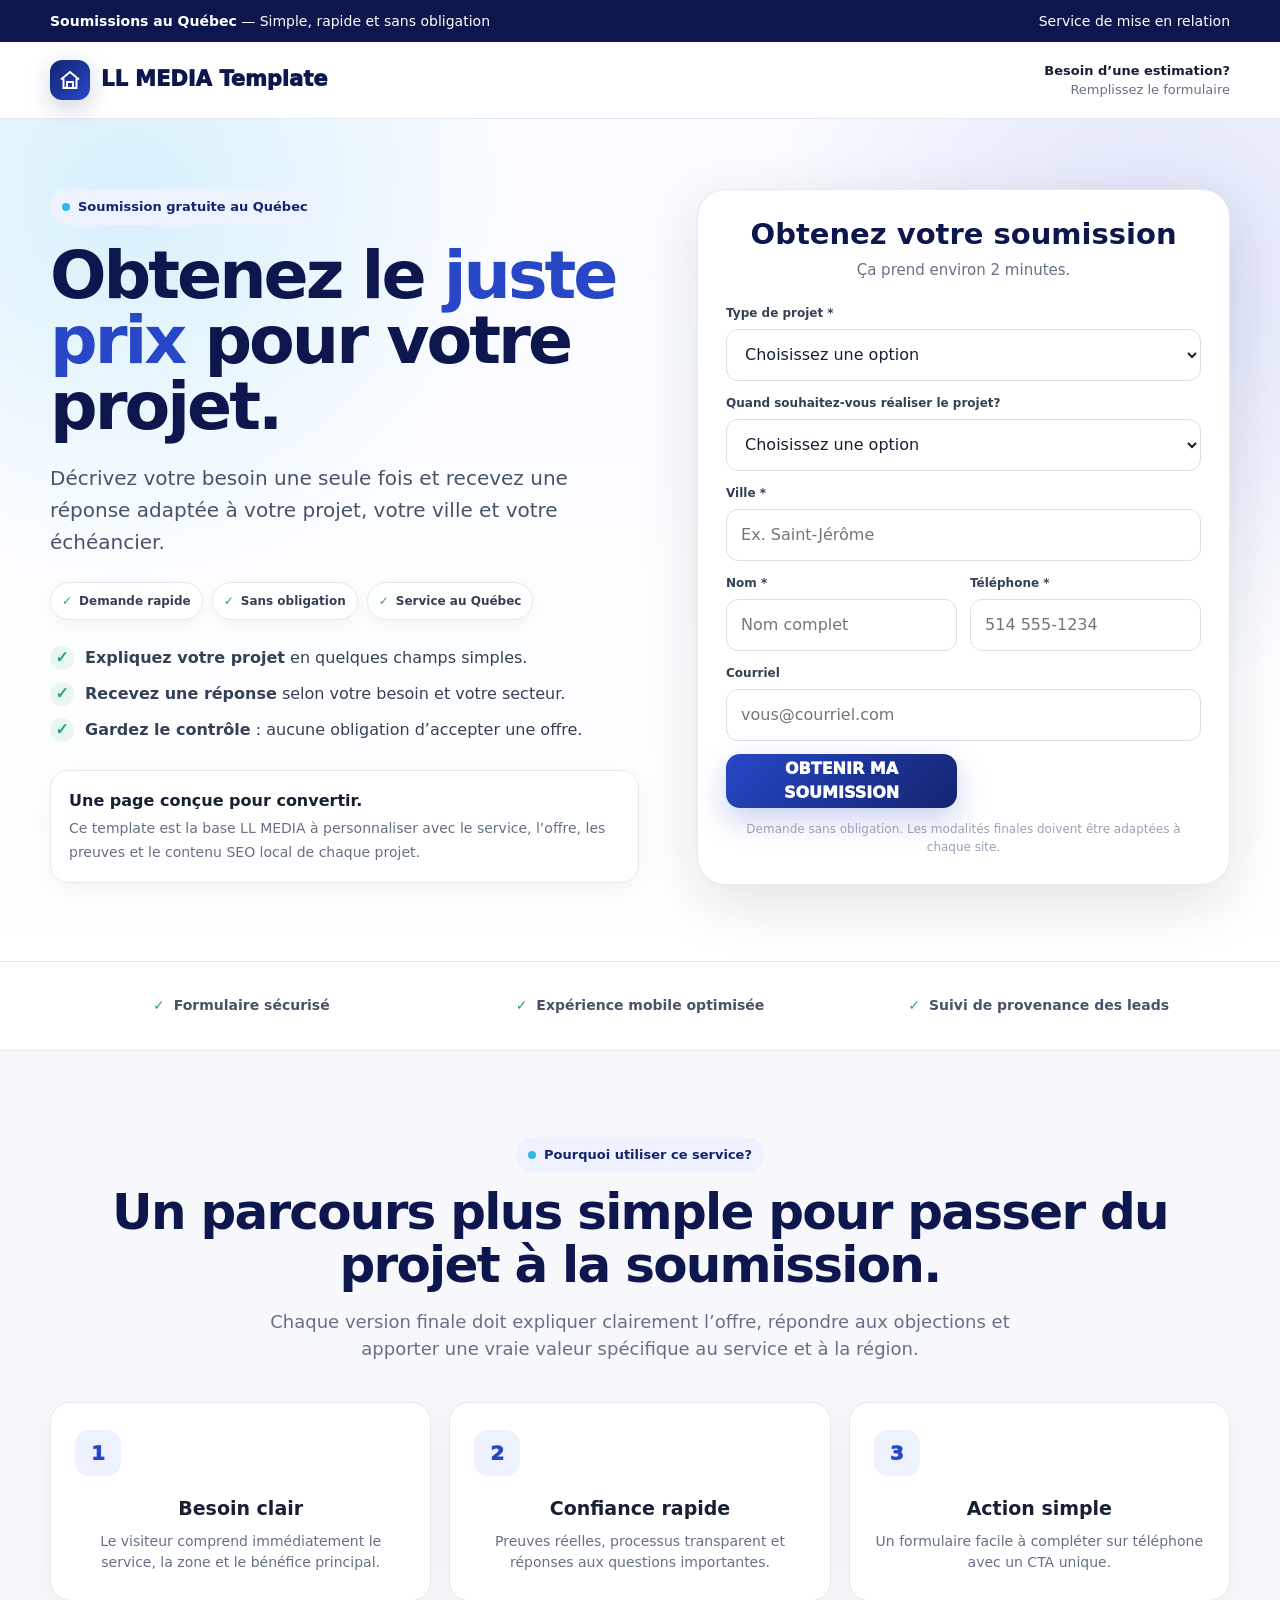
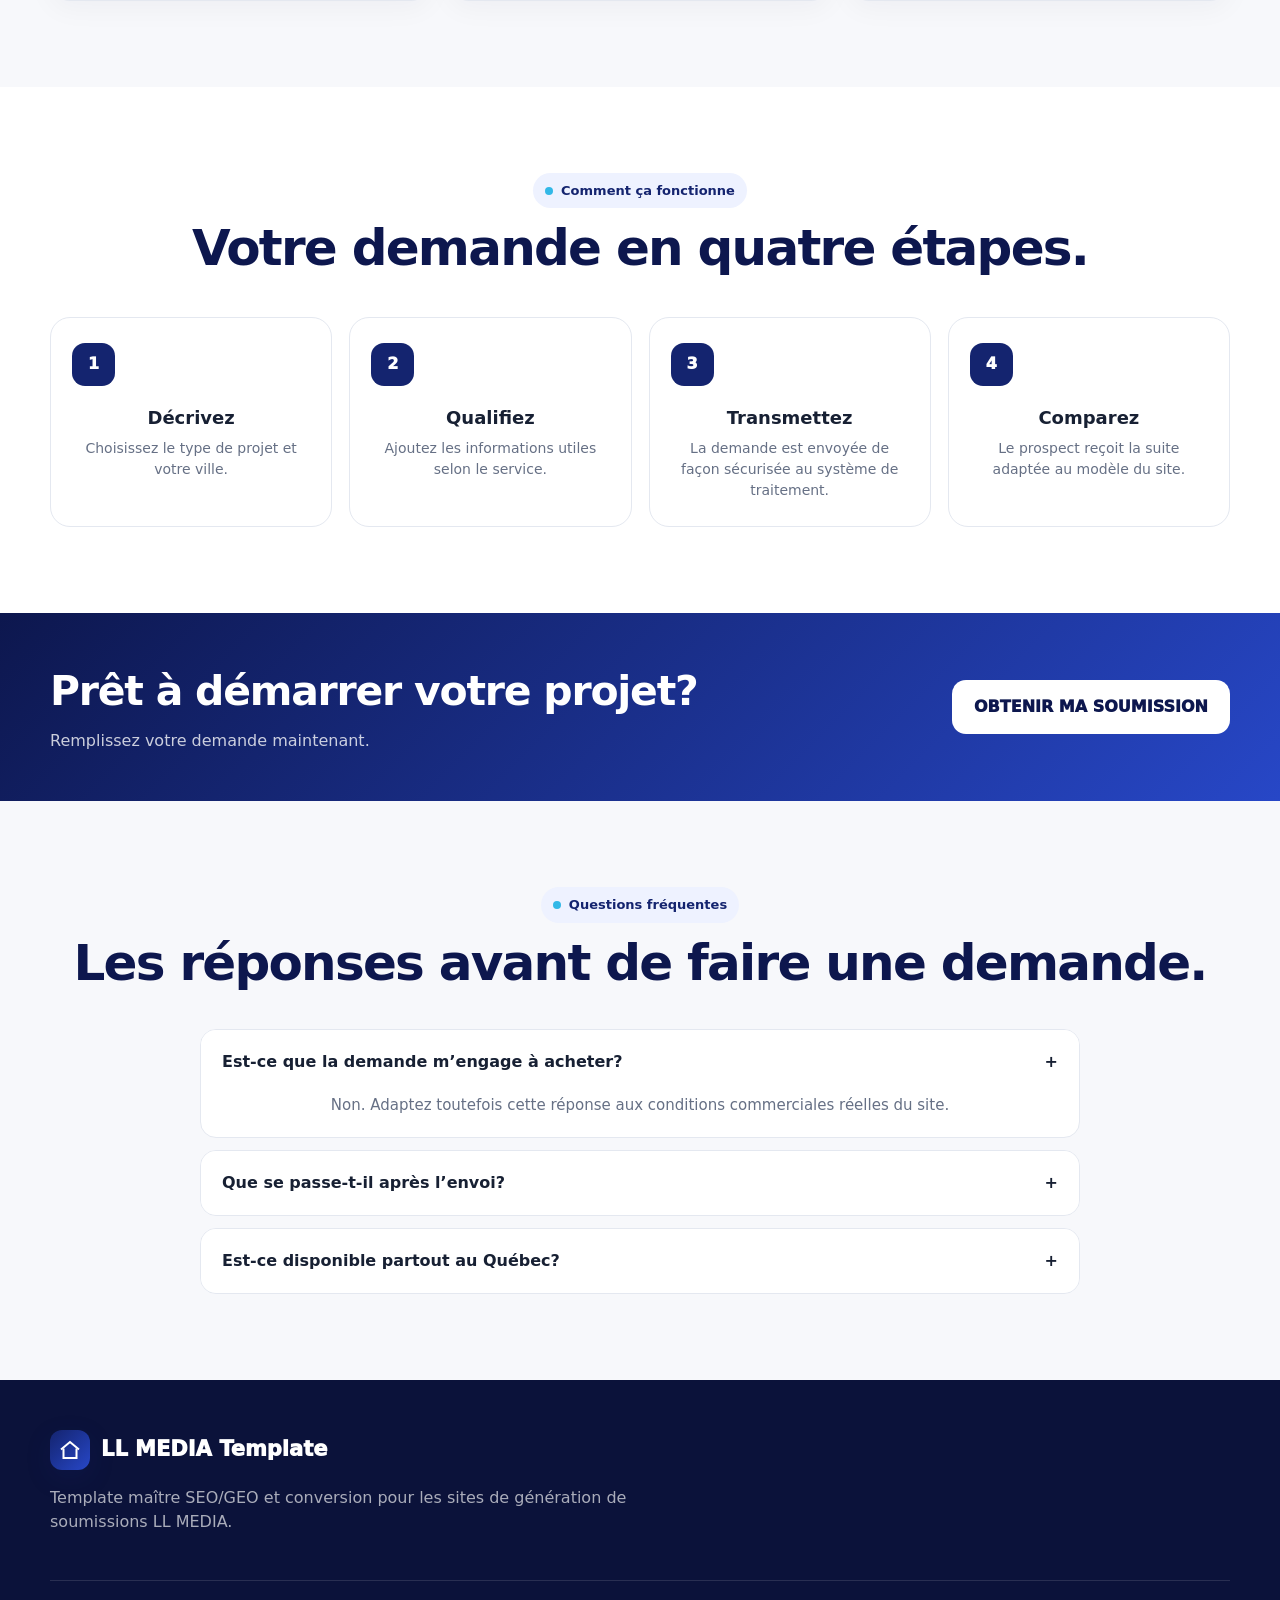
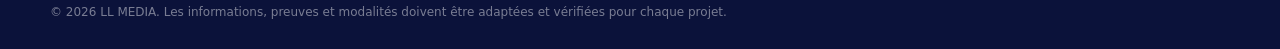
<file: index.html>
<!doctype html>
<html lang="fr-CA">
<head>
  <meta charset="utf-8">
  <meta name="viewport" content="width=device-width,initial-scale=1">
  <title>Soumission gratuite au Québec | LL MEDIA</title>
  <meta name="description" content="Obtenez et comparez des soumissions pour votre projet au Québec. Demande rapide, simple et sans obligation.">
  <meta name="theme-color" content="#0d174e">
  <meta property="og:type" content="website">
  <meta property="og:locale" content="fr_CA">
  <meta property="og:title" content="Soumission gratuite au Québec">
  <meta property="og:description" content="Décrivez votre projet et obtenez une soumission rapidement.">
  <style>
    :root{--navy:#14246f;--navy-dark:#0d174e;--blue:#2747c7;--blue-soft:#eef2ff;--cyan:#32b8e7;--green:#2ca66f;--ink:#172033;--muted:#667085;--border:#e4e8f0;--bg:#f7f8fb;--white:#fff;--shadow:0 18px 60px rgba(16,24,40,.12);--radius:24px}
    *{box-sizing:border-box}html{scroll-behavior:smooth;max-width:100%;overflow-x:hidden}body{margin:0;min-width:320px;font-family:Inter,ui-sans-serif,system-ui,-apple-system,BlinkMacSystemFont,"Segoe UI",sans-serif;color:var(--ink);background:#fff;line-height:1.5;-webkit-font-smoothing:antialiased;max-width:100%;overflow-x:hidden}a{color:inherit;text-decoration:none}button,input,select{font:inherit}.container{width:min(1180px,calc(100% - 40px));margin-inline:auto}.topbar{background:var(--navy-dark);color:#fff;font-size:14px}.topbar .container{min-height:42px;display:flex;align-items:center;justify-content:space-between;gap:18px}.header{position:sticky;top:0;z-index:30;background:rgba(255,255,255,.94);backdrop-filter:blur(14px);border-bottom:1px solid var(--border)}.header-inner{min-height:76px;display:flex;align-items:center;justify-content:space-between;gap:20px}.brand{display:flex;align-items:center;gap:11px;font-size:21px;font-weight:950;color:var(--navy-dark)}.brand-mark{width:40px;height:40px;border-radius:12px;background:linear-gradient(135deg,var(--navy),var(--blue));display:grid;place-items:center;color:#fff;box-shadow:0 8px 24px rgba(20,36,111,.2)}.brand-mark svg{width:24px}.header-note{font-size:13px;color:var(--muted);text-align:right}.header-note strong{display:block;color:var(--ink)}
    .hero{position:relative;overflow:hidden;padding:70px 0 76px;background:radial-gradient(circle at 10% 10%,rgba(50,184,231,.17),transparent 28%),radial-gradient(circle at 90% 20%,rgba(39,71,199,.14),transparent 30%),linear-gradient(180deg,#f9fbff,#fff)}.hero-grid{display:grid;grid-template-columns:1.05fr .95fr;gap:58px;align-items:start;position:relative;z-index:1}.eyebrow{display:inline-flex;align-items:center;gap:8px;padding:8px 12px;border-radius:999px;background:var(--blue-soft);color:var(--navy);font-size:13px;font-weight:850}.eyebrow:before{content:"";width:8px;height:8px;border-radius:50%;background:var(--cyan)}h1{font-size:clamp(42px,5.2vw,70px);line-height:.99;letter-spacing:-.045em;margin:18px 0 22px;color:var(--navy-dark)}h1 .accent{color:var(--blue)}.hero-lead{font-size:20px;line-height:1.6;color:#475467;max-width:680px;margin:0 0 24px}.badges{display:flex;flex-wrap:wrap;gap:9px;margin:0 0 26px}.badge{display:inline-flex;align-items:center;gap:7px;padding:9px 11px;border-radius:999px;background:#fff;border:1px solid var(--border);font-size:12px;font-weight:800;color:#344054;box-shadow:0 6px 18px rgba(16,24,40,.04)}.badge .check{color:var(--green)}.points{display:grid;gap:12px;margin:25px 0}.point{display:flex;align-items:flex-start;gap:11px;color:#344054}.check-circle{width:24px;height:24px;border-radius:50%;display:grid;place-items:center;flex:0 0 24px;background:#e8f8f0;color:var(--green);font-weight:950}.mini-card{margin-top:28px;padding:18px;border:1px solid var(--border);border-radius:18px;background:#fff;box-shadow:0 8px 30px rgba(16,24,40,.05)}.mini-card strong{display:block;margin-bottom:3px}.mini-card span{font-size:14px;color:var(--muted)}
    .form-card{background:#fff;border:1px solid rgba(228,232,240,.95);border-radius:28px;box-shadow:var(--shadow);padding:28px}.form-head{text-align:center;margin-bottom:22px}.form-head h2{font-size:29px;line-height:1.15;color:var(--navy-dark);margin:0 0 8px}.form-head p{margin:0;color:var(--muted);font-size:15px}.form-grid{display:grid;grid-template-columns:1fr 1fr;gap:13px}.field.full{grid-column:1/-1}.field label{display:block;font-size:12px;font-weight:850;margin:0 0 7px;color:#344054}.field input,.field select{width:100%;height:52px;border:1px solid #d9deea;border-radius:12px;background:#fff;padding:0 14px;color:var(--ink);outline:none;transition:.18s}.field input:focus,.field select:focus{border-color:#7b8ee0;box-shadow:0 0 0 4px rgba(39,71,199,.08)}.btn{display:inline-flex;align-items:center;justify-content:center;min-height:54px;padding:0 22px;border:0;border-radius:14px;font-weight:950;cursor:pointer;transition:.18s;text-align:center}.btn:hover{transform:translateY(-1px)}.btn-primary{background:linear-gradient(135deg,var(--blue),var(--navy));color:#fff;box-shadow:0 12px 30px rgba(39,71,199,.25)}.btn-block{width:100%}.form-foot{text-align:center;color:#98a2b3;font-size:12px;margin-top:11px}.msg{margin-top:12px;text-align:center;font-size:13px;color:var(--muted)}.hp{position:absolute!important;left:-9999px!important;width:1px!important;height:1px!important;opacity:0!important}
    .trust{border-top:1px solid var(--border);border-bottom:1px solid var(--border);background:#fff}.trust-inner{min-height:88px;display:grid;grid-template-columns:repeat(3,1fr);gap:16px;align-items:center}.trust-item{display:flex;justify-content:center;align-items:center;gap:9px;text-align:center;font-size:14px;font-weight:850;color:#475467}.trust-item b{color:var(--green)}.section{padding:86px 0}.section-soft{background:var(--bg)}.center{text-align:center}.section-title{font-size:clamp(31px,4vw,50px);line-height:1.05;letter-spacing:-.035em;margin:14px 0 17px;color:var(--navy-dark)}.section-copy{max-width:760px;margin:0 auto;color:var(--muted);font-size:18px}.cards{display:grid;grid-template-columns:repeat(3,1fr);gap:18px;margin-top:40px}.card{padding:27px 24px;border:1px solid var(--border);border-radius:20px;background:#fff;box-shadow:0 8px 28px rgba(16,24,40,.04)}.card-icon{width:46px;height:46px;border-radius:14px;background:var(--blue-soft);display:grid;place-items:center;color:var(--blue);font-size:20px;font-weight:950;margin-bottom:18px}.card h3{margin:0 0 8px;font-size:19px}.card p{margin:0;color:var(--muted);font-size:14px}.steps{display:grid;grid-template-columns:repeat(4,1fr);gap:17px;margin-top:42px}.step{padding:25px 21px;border:1px solid var(--border);border-radius:20px;background:#fff}.step-num{width:43px;height:43px;border-radius:13px;display:grid;place-items:center;background:var(--navy);color:#fff;font-weight:950;margin-bottom:18px}.step h3{margin:0 0 7px;font-size:18px}.step p{margin:0;color:var(--muted);font-size:14px}.cta-band{padding:48px 0;background:linear-gradient(135deg,var(--navy-dark),var(--blue));color:#fff}.cta-inner{display:flex;align-items:center;justify-content:space-between;gap:30px}.cta-inner h2{font-size:clamp(28px,3.2vw,43px);letter-spacing:-.03em;margin:0 0 7px}.cta-inner p{margin:0;color:rgba(255,255,255,.78)}.btn-white{background:#fff;color:var(--navy-dark)}.faq{max-width:880px;margin:40px auto 0;display:grid;gap:12px}.faq-item{border:1px solid var(--border);border-radius:16px;background:#fff;overflow:hidden}.faq-q{width:100%;padding:20px 21px;border:0;background:#fff;display:flex;justify-content:space-between;gap:20px;text-align:left;color:var(--ink);font-weight:900;cursor:pointer}.faq-a{display:none;padding:0 21px 20px;color:var(--muted);font-size:15px}.faq-item.open .faq-a{display:block}.footer{padding:50px 0 28px;background:#0b123a;color:#fff}.footer-grid{display:flex;align-items:flex-start;justify-content:space-between;gap:40px}.footer p{color:rgba(255,255,255,.65);max-width:620px}.footer-bottom{margin-top:30px;padding-top:22px;border-top:1px solid rgba(255,255,255,.12);font-size:12px;color:rgba(255,255,255,.45)}.mobile-cta{display:none}
    @media(max-width:980px){.hero-grid{grid-template-columns:1fr;gap:34px}.form-card{max-width:760px;width:100%;margin:auto}.cards{grid-template-columns:1fr 1fr}.steps{grid-template-columns:1fr 1fr}.cta-inner{align-items:stretch;flex-direction:column}.cta-inner .btn{width:100%}}
    @media(max-width:720px){.container{width:calc(100% - 26px)}.topbar .container{justify-content:center;text-align:center}.topbar .container span:last-child,.header-note{display:none}.header-inner{min-height:66px}.hero{padding:38px 0 50px}h1{font-size:clamp(35px,10vw,46px)}.hero-lead{font-size:17px}.form-card{padding:18px 14px;border-radius:19px}.form-grid{grid-template-columns:1fr}.field.full{grid-column:auto}.trust-inner,.cards,.steps{grid-template-columns:1fr}.trust-inner{padding:18px 0;gap:10px}.trust-item{justify-content:flex-start;max-width:350px;width:100%;margin:auto}.section{padding:60px 0}.section-copy{font-size:16px}.footer-grid{flex-direction:column}.mobile-cta{display:flex;position:fixed;z-index:60;left:10px;right:10px;bottom:max(10px,env(safe-area-inset-bottom));width:auto;box-shadow:0 12px 40px rgba(0,0,0,.24)}body{padding-bottom:82px}}
    @media(prefers-reduced-motion:reduce){html{scroll-behavior:auto}*,*:before,*:after{transition-duration:.01ms!important}}
  </style>
</head>
<body>
  <div class="topbar"><div class="container"><span><strong>Soumissions au Québec</strong> — Simple, rapide et sans obligation</span><span>Service de mise en relation</span></div></div>
  <header class="header"><div class="container header-inner"><a class="brand" href="#top"><span class="brand-mark"><svg viewBox="0 0 24 24" fill="none" stroke="currentColor" stroke-width="2"><path d="M3 11.5 12 4l9 7.5"/><path d="M5.5 10.5V20h13v-9.5"/><path d="M9 20v-6h6v6"/></svg></span><span>LL MEDIA Template</span></a><div class="header-note"><strong>Besoin d’une estimation?</strong>Remplissez le formulaire</div></div></header>

  <main id="top">
    <section class="hero"><div class="container hero-grid">
      <div>
        <span class="eyebrow">Soumission gratuite au Québec</span>
        <h1>Obtenez le <span class="accent">juste prix</span> pour votre projet.</h1>
        <p class="hero-lead">Décrivez votre besoin une seule fois et recevez une réponse adaptée à votre projet, votre ville et votre échéancier.</p>
        <div class="badges"><span class="badge"><span class="check">✓</span> Demande rapide</span><span class="badge"><span class="check">✓</span> Sans obligation</span><span class="badge"><span class="check">✓</span> Service au Québec</span></div>
        <div class="points"><div class="point"><span class="check-circle">✓</span><span><strong>Expliquez votre projet</strong> en quelques champs simples.</span></div><div class="point"><span class="check-circle">✓</span><span><strong>Recevez une réponse</strong> selon votre besoin et votre secteur.</span></div><div class="point"><span class="check-circle">✓</span><span><strong>Gardez le contrôle</strong> : aucune obligation d’accepter une offre.</span></div></div>
        <div class="mini-card"><strong>Une page conçue pour convertir.</strong><span>Ce template est la base LL MEDIA à personnaliser avec le service, l’offre, les preuves et le contenu SEO local de chaque projet.</span></div>
      </div>

      <div class="form-card" id="formulaire"><div class="form-head"><h2>Obtenez votre soumission</h2><p>Ça prend environ 2 minutes.</p></div>
        <form id="leadForm" novalidate>
          <div class="form-grid">
            <div class="field full"><label for="project">Type de projet *</label><select id="project" name="project" required><option value="">Choisissez une option</option><option>Isolation</option><option>Toiture</option><option>Thermopompe</option><option>Rénovation</option><option>Pavage / excavation</option><option>Autre</option></select></div>
            <div class="field full"><label for="timeline">Quand souhaitez-vous réaliser le projet?</label><select id="timeline" name="timeline"><option value="">Choisissez une option</option><option>Dès que possible</option><option>Dans les 30 prochains jours</option><option>Dans 1 à 3 mois</option><option>Dans 3 à 6 mois</option><option>Je magasine seulement</option></select></div>
            <div class="field full"><label for="city">Ville *</label><input id="city" name="city" autocomplete="address-level2" placeholder="Ex. Saint-Jérôme" required></div>
            <div class="field"><label for="name">Nom *</label><input id="name" name="name" autocomplete="name" placeholder="Nom complet" required></div>
            <div class="field"><label for="phone">Téléphone *</label><input id="phone" name="phone" type="tel" autocomplete="tel" placeholder="514 555-1234" required></div>
            <div class="field full"><label for="email">Courriel</label><input id="email" name="email" type="email" autocomplete="email" placeholder="vous@courriel.com"></div>
            <input class="hp" name="website" tabindex="-1" autocomplete="off" aria-hidden="true">
            <button class="btn btn-primary btn-block full" type="submit">OBTENIR MA SOUMISSION</button>
          </div>
          <div id="msg" class="msg" aria-live="polite"></div><div class="form-foot">Demande sans obligation. Les modalités finales doivent être adaptées à chaque site.</div>
        </form>
      </div>
    </div></section>

    <div class="trust"><div class="container trust-inner"><div class="trust-item"><b>✓</b> Formulaire sécurisé</div><div class="trust-item"><b>✓</b> Expérience mobile optimisée</div><div class="trust-item"><b>✓</b> Suivi de provenance des leads</div></div></div>

    <section class="section section-soft"><div class="container center"><span class="eyebrow">Pourquoi utiliser ce service?</span><h2 class="section-title">Un parcours plus simple pour passer du projet à la soumission.</h2><p class="section-copy">Chaque version finale doit expliquer clairement l’offre, répondre aux objections et apporter une vraie valeur spécifique au service et à la région.</p><div class="cards"><article class="card"><div class="card-icon">1</div><h3>Besoin clair</h3><p>Le visiteur comprend immédiatement le service, la zone et le bénéfice principal.</p></article><article class="card"><div class="card-icon">2</div><h3>Confiance rapide</h3><p>Preuves réelles, processus transparent et réponses aux questions importantes.</p></article><article class="card"><div class="card-icon">3</div><h3>Action simple</h3><p>Un formulaire facile à compléter sur téléphone avec un CTA unique.</p></article></div></div></section>

    <section class="section"><div class="container center"><span class="eyebrow">Comment ça fonctionne</span><h2 class="section-title">Votre demande en quatre étapes.</h2><div class="steps"><article class="step"><div class="step-num">1</div><h3>Décrivez</h3><p>Choisissez le type de projet et votre ville.</p></article><article class="step"><div class="step-num">2</div><h3>Qualifiez</h3><p>Ajoutez les informations utiles selon le service.</p></article><article class="step"><div class="step-num">3</div><h3>Transmettez</h3><p>La demande est envoyée de façon sécurisée au système de traitement.</p></article><article class="step"><div class="step-num">4</div><h3>Comparez</h3><p>Le prospect reçoit la suite adaptée au modèle du site.</p></article></div></div></section>

    <section class="cta-band"><div class="container cta-inner"><div><h2>Prêt à démarrer votre projet?</h2><p>Remplissez votre demande maintenant.</p></div><a class="btn btn-white" href="#formulaire">OBTENIR MA SOUMISSION</a></div></section>

    <section class="section section-soft"><div class="container center"><span class="eyebrow">Questions fréquentes</span><h2 class="section-title">Les réponses avant de faire une demande.</h2><div class="faq"><div class="faq-item open"><button class="faq-q" type="button"><span>Est-ce que la demande m’engage à acheter?</span><span>+</span></button><div class="faq-a">Non. Adaptez toutefois cette réponse aux conditions commerciales réelles du site.</div></div><div class="faq-item"><button class="faq-q" type="button"><span>Que se passe-t-il après l’envoi?</span><span>+</span></button><div class="faq-a">La demande est transmise au workflow configuré afin d’être traitée ou acheminée au partenaire approprié.</div></div><div class="faq-item"><button class="faq-q" type="button"><span>Est-ce disponible partout au Québec?</span><span>+</span></button><div class="faq-a">La page finale doit indiquer uniquement les secteurs réellement desservis par l’entreprise ou le réseau.</div></div></div></div></section>
  </main>

  <footer class="footer"><div class="container"><div class="footer-grid"><div><a class="brand" href="#top" style="color:#fff"><span class="brand-mark"><svg viewBox="0 0 24 24" fill="none" stroke="currentColor" stroke-width="2"><path d="M3 11.5 12 4l9 7.5"/><path d="M5.5 10.5V20h13v-9.5"/></svg></span><span>LL MEDIA Template</span></a><p>Template maître SEO/GEO et conversion pour les sites de génération de soumissions LL MEDIA.</p></div></div><div class="footer-bottom">© <span id="year"></span> LL MEDIA. Les informations, preuves et modalités doivent être adaptées et vérifiées pour chaque projet.</div></div></footer>
  <a class="btn btn-primary mobile-cta" href="#formulaire">OBTENIR MA SOUMISSION</a>

  <script>
    document.getElementById('year').textContent=new Date().getFullYear();
    document.querySelectorAll('.faq-q').forEach(btn=>btn.addEventListener('click',()=>{const item=btn.closest('.faq-item');const open=item.classList.contains('open');document.querySelectorAll('.faq-item').forEach(x=>x.classList.remove('open'));if(!open)item.classList.add('open')}));

    const form=document.getElementById('leadForm');
    const msg=document.getElementById('msg');
    const marketingKeys=['utm_source','utm_medium','utm_campaign','utm_term','utm_content','gclid','fbclid'];

    form.addEventListener('submit',async e=>{
      e.preventDefault();
      if(!form.checkValidity()){form.reportValidity();return}
      const phone=document.getElementById('phone').value.replace(/\D/g,'');
      if(phone.length<10){msg.textContent='Veuillez entrer un numéro de téléphone valide.';return}
      const data=Object.fromEntries(new FormData(form).entries());
      const params=new URLSearchParams(location.search);
      marketingKeys.forEach(k=>{if(params.get(k))data[k]=params.get(k)});
      data.source=data.utm_source||'organic-direct';
      data.page=location.href;
      data.landing_url=location.href;
      msg.textContent='Transmission en cours…';
      try{
        const r=await fetch('/api/lead',{method:'POST',headers:{'Content-Type':'application/json'},body:JSON.stringify(data)});
        if(!r.ok)throw new Error('lead-submit-failed');
        location.href='/merci.html';
      }catch(err){msg.textContent="La transmission n'a pas fonctionné. Vos réponses sont conservées; veuillez réessayer."}
    });
  </script>
</body>
</html>
</file>
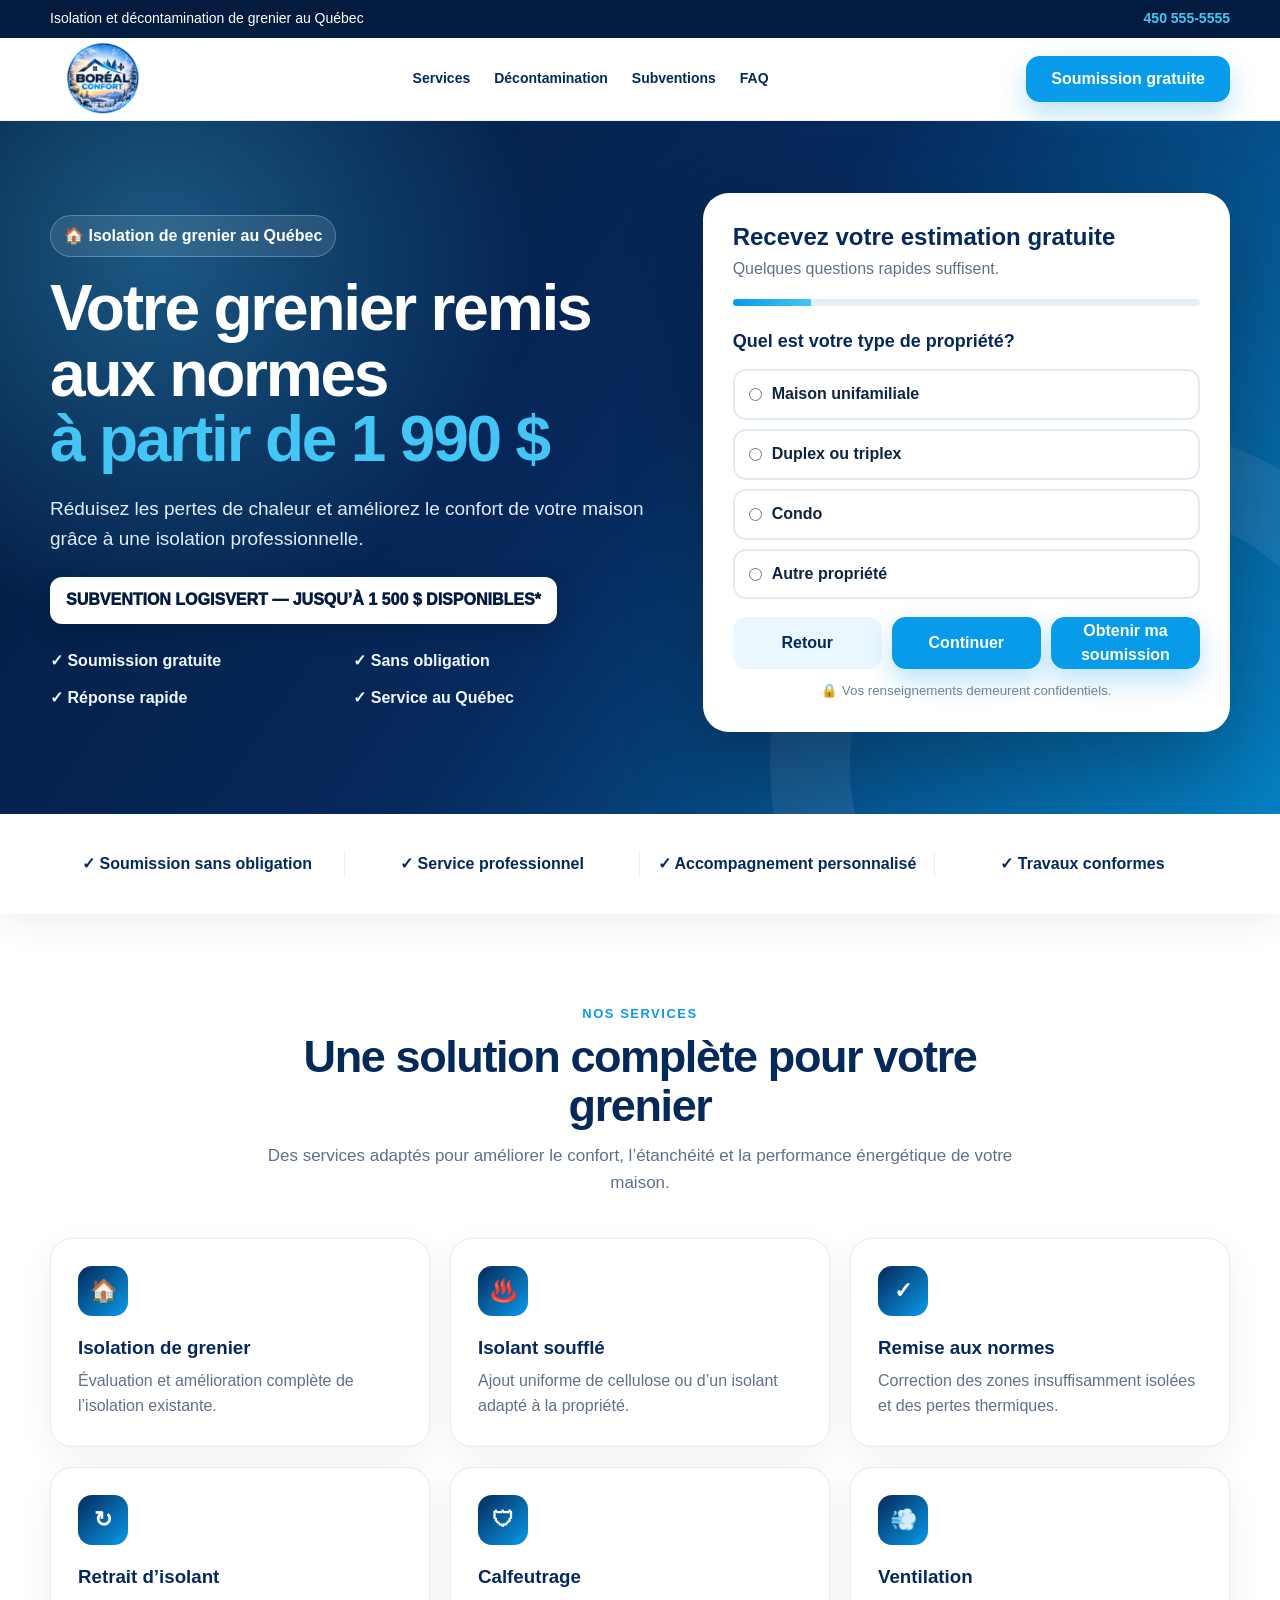
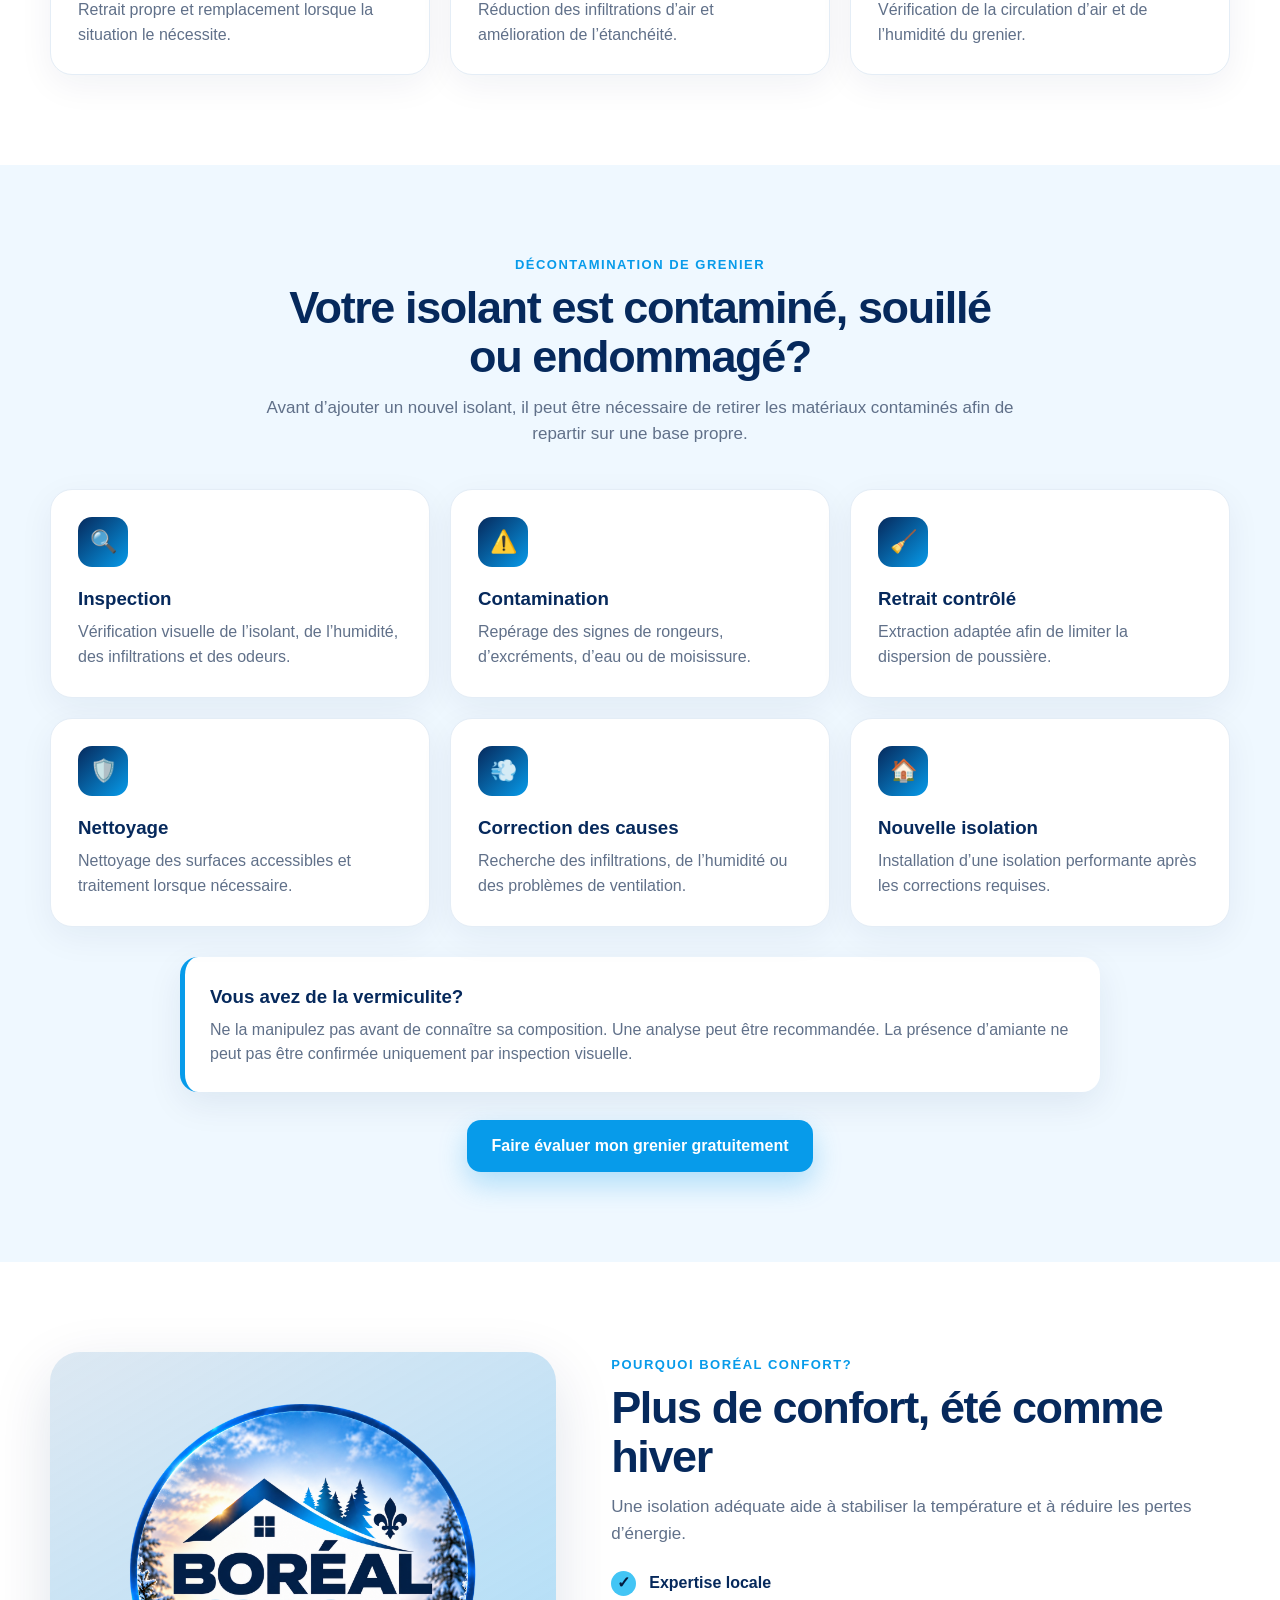
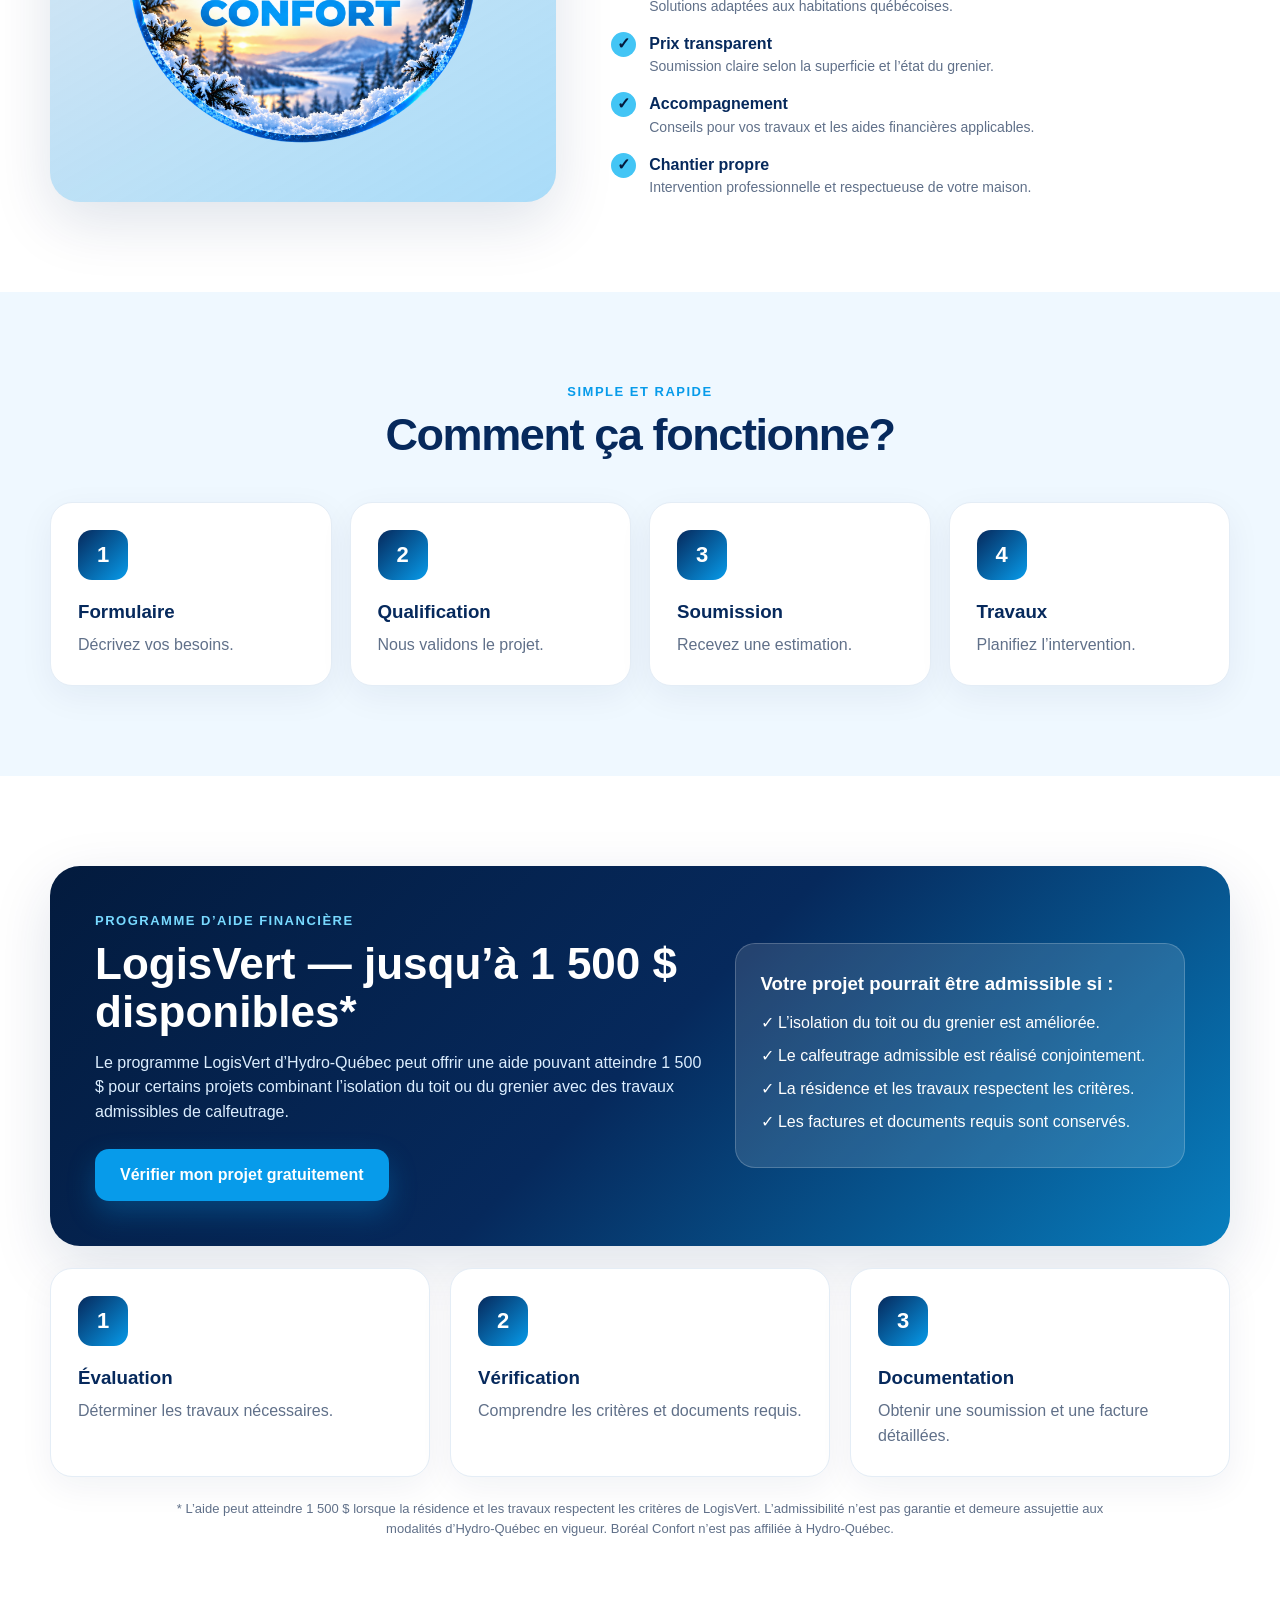
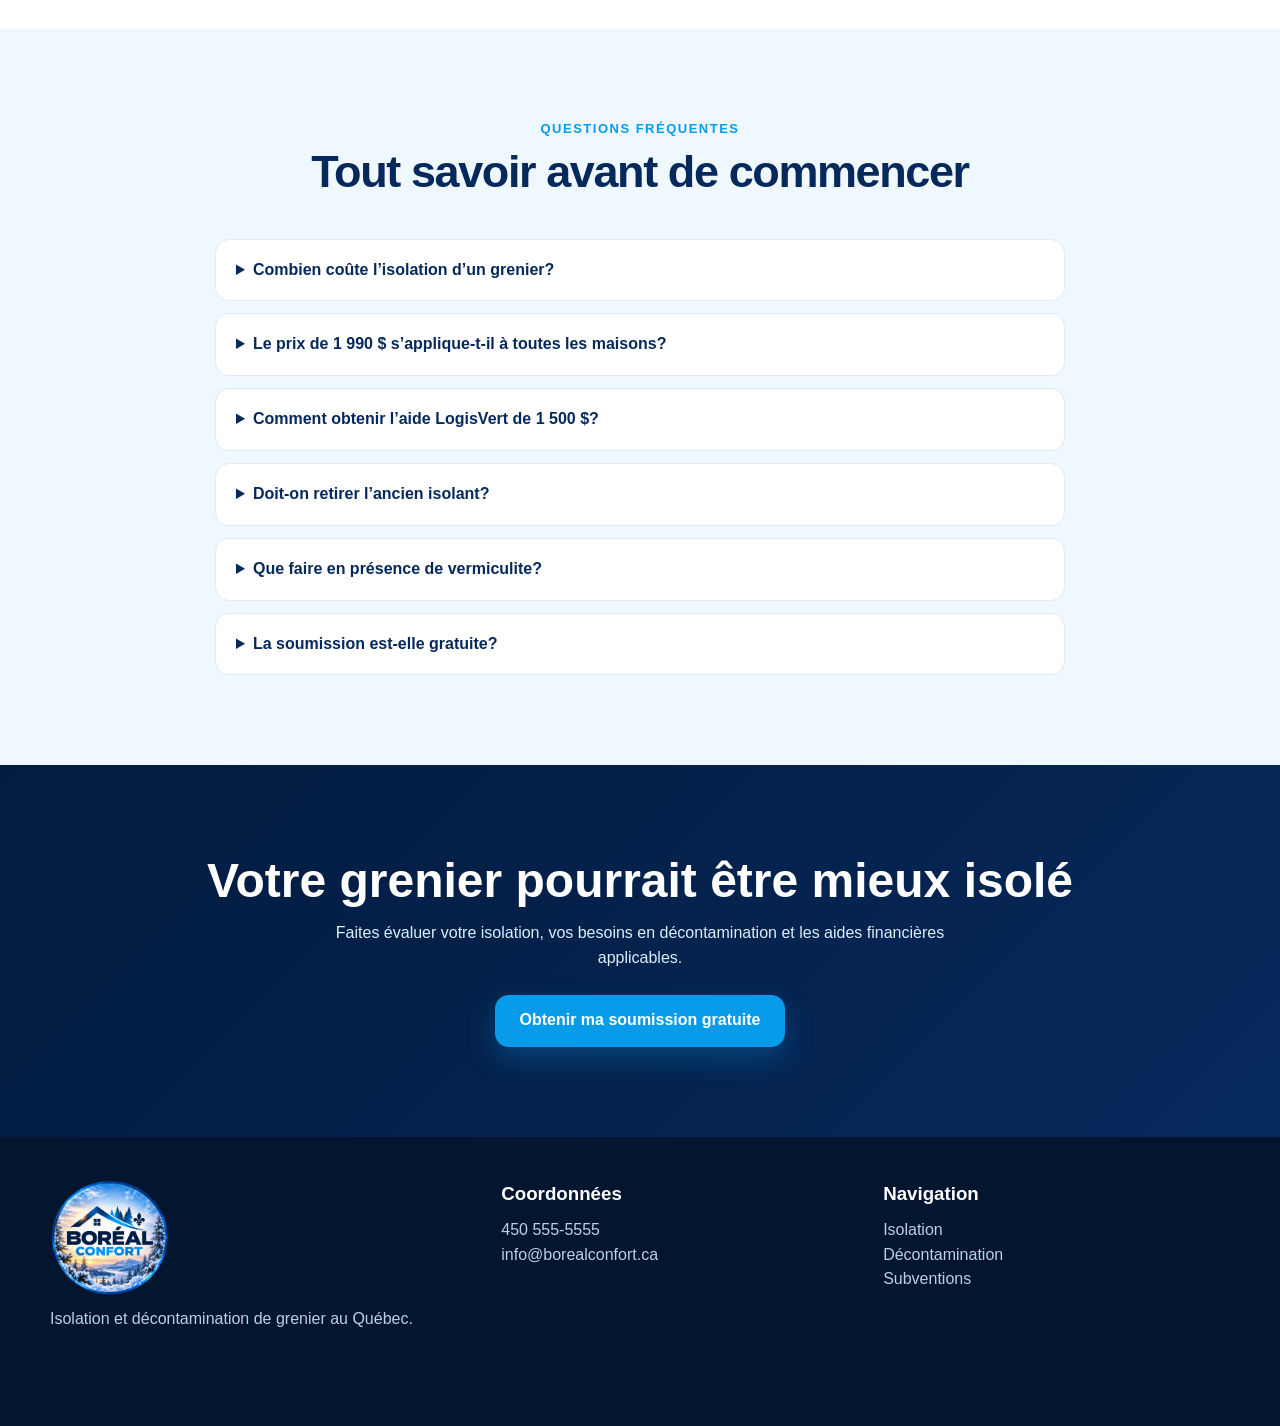
<file: boreal-confort/index.html>
<!doctype html>
<html lang="fr-CA">
<head>
  <meta charset="utf-8">
  <meta name="viewport" content="width=device-width,initial-scale=1">
  <title>Isolation et décontamination de grenier | Boréal Confort</title>
  <meta name="description" content="Isolation et décontamination de grenier au Québec. Prix à partir de 1 990 $, subvention incluse selon admissibilité. Soumission gratuite.">
  <meta name="theme-color" content="#06295c">
  <meta property="og:title" content="Boréal Confort | Isolation de grenier">
  <meta property="og:description" content="Grenier remis aux normes à partir de 1 990 $. Jusqu’à 1 500 $ avec LogisVert selon admissibilité.">
  <link rel="stylesheet" href="styles.css">
  <script src="config.js"></script>
</head>
<body>
<div class="topbar"><div class="wrap topinner"><span>Isolation et décontamination de grenier au Québec</span><a data-phone-link><span data-phone></span></a></div></div>
<header><nav class="wrap nav">
  <a href="#" class="brand"><img src="transpareboreal.png" alt="Boréal Confort" onerror="this.hidden=true;this.nextElementSibling.hidden=false"><strong hidden>BORÉAL <em>CONFORT</em></strong></a>
  <div class="links"><a href="#services">Services</a><a href="#decontamination">Décontamination</a><a href="#subventions">Subventions</a><a href="#faq">FAQ</a></div>
  <a class="btn small" href="#soumission">Soumission gratuite</a>
</nav></header>

<main>
<section class="hero">
<div class="wrap heroGrid">
  <div>
    <span class="eyebrow">🏠 Isolation de grenier au Québec</span>
    <h1>Votre grenier remis aux normes <mark>à partir de 1 990 $</mark></h1>
    <p class="lead">Réduisez les pertes de chaleur et améliorez le confort de votre maison grâce à une isolation professionnelle.</p>
    <div class="promo">Subvention LogisVert — jusqu’à 1 500 $ disponibles*</div>
    <div class="checks"><span>✓ Soumission gratuite</span><span>✓ Sans obligation</span><span>✓ Réponse rapide</span><span>✓ Service au Québec</span></div>
  </div>

  <div class="formCard" id="soumission">
    <h2>Recevez votre estimation gratuite</h2>
    <p>Quelques questions rapides suffisent.</p>
    <div class="progress"><i id="progress"></i></div>
    <form id="leadForm">
      <fieldset class="step active"><legend>Quel est votre type de propriété?</legend>
        <label class="option"><input type="radio" name="propriete" value="Maison unifamiliale"> Maison unifamiliale</label>
        <label class="option"><input type="radio" name="propriete" value="Duplex ou triplex"> Duplex ou triplex</label>
        <label class="option"><input type="radio" name="propriete" value="Condo"> Condo</label>
        <label class="option"><input type="radio" name="propriete" value="Autre"> Autre propriété</label>
      </fieldset>

      <fieldset class="step"><legend>Quels travaux recherchez-vous?</legend>
        <label class="option"><input type="checkbox" name="travaux" value="Ajout isolant soufflé"> Ajout d’isolant soufflé</label>
        <label class="option"><input type="checkbox" name="travaux" value="Remise aux normes"> Remise aux normes</label>
        <label class="option"><input type="checkbox" name="travaux" value="Décontamination"> Décontamination du grenier</label>
        <label class="option"><input type="checkbox" name="travaux" value="Retrait isolant"> Retrait et remplacement d’isolant</label>
        <label class="option"><input type="checkbox" name="travaux" value="Calfeutrage"> Calfeutrage et étanchéité</label>
        <label class="option"><input type="checkbox" name="travaux" value="Évaluation"> Je souhaite une évaluation</label>
      </fieldset>

      <fieldset class="step"><legend>Avez-vous remarqué un problème?</legend>
        <label class="option"><input type="checkbox" name="problemes" value="Pièces froides"> Pièces froides ou température instable</label>
        <label class="option"><input type="checkbox" name="problemes" value="Humidité"> Humidité ou moisissure</label>
        <label class="option"><input type="checkbox" name="problemes" value="Rongeurs"> Rongeurs, excréments ou odeurs</label>
        <label class="option"><input type="checkbox" name="problemes" value="Vermiculite"> Présence possible de vermiculite</label>
        <label class="option"><input type="checkbox" name="problemes" value="Aucun"> Aucun problème visible</label>
      </fieldset>

      <fieldset class="step"><legend>Quand souhaitez-vous réaliser les travaux?</legend>
        <label class="option"><input type="radio" name="delai" value="Dès que possible"> Dès que possible</label>
        <label class="option"><input type="radio" name="delai" value="1 à 3 mois"> Dans 1 à 3 mois</label>
        <label class="option"><input type="radio" name="delai" value="Information"> Je m’informe pour le moment</label>
      </fieldset>

      <fieldset class="step"><legend>Où se trouve la propriété?</legend>
        <label class="field">Ville<input name="ville" autocomplete="address-level2" placeholder="Ex. Saint-Jérôme"></label>
        <label class="field">Code postal<input name="code_postal" autocomplete="postal-code" placeholder="Ex. J7Z 1A1"></label>
      </fieldset>

      <fieldset class="step"><legend>À qui devons-nous envoyer l’estimation?</legend>
        <div class="two"><label class="field">Prénom<input name="prenom" autocomplete="given-name"></label><label class="field">Nom<input name="nom" autocomplete="family-name"></label></div>
        <label class="field">Téléphone<input name="telephone" type="tel" autocomplete="tel"></label>
        <label class="field">Courriel<input name="courriel" type="email" autocomplete="email"></label>
      </fieldset>

      <p class="error" id="error" role="alert"></p>
      <div class="actions"><button class="btn back" type="button" id="back" hidden>Retour</button><button class="btn" type="button" id="next">Continuer</button><button class="btn" type="submit" id="submit" hidden>Obtenir ma soumission</button></div>
      <small>🔒 Vos renseignements demeurent confidentiels.</small>
    </form>
  </div>
</div>
</section>

<div class="trust"><div class="wrap trustGrid"><span>✓ Soumission sans obligation</span><span>✓ Service professionnel</span><span>✓ Accompagnement personnalisé</span><span>✓ Travaux conformes</span></div></div>

<section id="services"><div class="wrap">
  <div class="heading"><b>Nos services</b><h2>Une solution complète pour votre grenier</h2><p>Des services adaptés pour améliorer le confort, l’étanchéité et la performance énergétique de votre maison.</p></div>
  <div class="cards">
    <article><i>🏠</i><h3>Isolation de grenier</h3><p>Évaluation et amélioration complète de l’isolation existante.</p></article>
    <article><i>♨️</i><h3>Isolant soufflé</h3><p>Ajout uniforme de cellulose ou d’un isolant adapté à la propriété.</p></article>
    <article><i>✓</i><h3>Remise aux normes</h3><p>Correction des zones insuffisamment isolées et des pertes thermiques.</p></article>
    <article><i>↻</i><h3>Retrait d’isolant</h3><p>Retrait propre et remplacement lorsque la situation le nécessite.</p></article>
    <article><i>🛡</i><h3>Calfeutrage</h3><p>Réduction des infiltrations d’air et amélioration de l’étanchéité.</p></article>
    <article><i>💨</i><h3>Ventilation</h3><p>Vérification de la circulation d’air et de l’humidité du grenier.</p></article>
  </div>
</div></section>

<section class="soft" id="decontamination"><div class="wrap">
  <div class="heading"><b>Décontamination de grenier</b><h2>Votre isolant est contaminé, souillé ou endommagé?</h2><p>Avant d’ajouter un nouvel isolant, il peut être nécessaire de retirer les matériaux contaminés afin de repartir sur une base propre.</p></div>
  <div class="cards">
    <article><i>🔍</i><h3>Inspection</h3><p>Vérification visuelle de l’isolant, de l’humidité, des infiltrations et des odeurs.</p></article>
    <article><i>⚠️</i><h3>Contamination</h3><p>Repérage des signes de rongeurs, d’excréments, d’eau ou de moisissure.</p></article>
    <article><i>🧹</i><h3>Retrait contrôlé</h3><p>Extraction adaptée afin de limiter la dispersion de poussière.</p></article>
    <article><i>🛡️</i><h3>Nettoyage</h3><p>Nettoyage des surfaces accessibles et traitement lorsque nécessaire.</p></article>
    <article><i>💨</i><h3>Correction des causes</h3><p>Recherche des infiltrations, de l’humidité ou des problèmes de ventilation.</p></article>
    <article><i>🏠</i><h3>Nouvelle isolation</h3><p>Installation d’une isolation performante après les corrections requises.</p></article>
  </div>
  <aside class="notice"><h3>Vous avez de la vermiculite?</h3><p>Ne la manipulez pas avant de connaître sa composition. Une analyse peut être recommandée. La présence d’amiante ne peut pas être confirmée uniquement par inspection visuelle.</p></aside>
  <p class="center"><a class="btn" href="#soumission">Faire évaluer mon grenier gratuitement</a></p>
</div></section>

<section><div class="wrap split">
  <div class="logoPanel"><img src="transpareboreal.png" alt="" loading="lazy"></div>
  <div><div class="heading left"><b>Pourquoi Boréal Confort?</b><h2>Plus de confort, été comme hiver</h2><p>Une isolation adéquate aide à stabiliser la température et à réduire les pertes d’énergie.</p></div>
  <ul class="benefits"><li><strong>Expertise locale</strong><span>Solutions adaptées aux habitations québécoises.</span></li><li><strong>Prix transparent</strong><span>Soumission claire selon la superficie et l’état du grenier.</span></li><li><strong>Accompagnement</strong><span>Conseils pour vos travaux et les aides financières applicables.</span></li><li><strong>Chantier propre</strong><span>Intervention professionnelle et respectueuse de votre maison.</span></li></ul></div>
</div></section>

<section class="soft"><div class="wrap"><div class="heading"><b>Simple et rapide</b><h2>Comment ça fonctionne?</h2></div>
<div class="steps"><article><i>1</i><h3>Formulaire</h3><p>Décrivez vos besoins.</p></article><article><i>2</i><h3>Qualification</h3><p>Nous validons le projet.</p></article><article><i>3</i><h3>Soumission</h3><p>Recevez une estimation.</p></article><article><i>4</i><h3>Travaux</h3><p>Planifiez l’intervention.</p></article></div>
</div></section>

<section id="subventions"><div class="wrap">
  <div class="subsidy">
    <div><b>PROGRAMME D’AIDE FINANCIÈRE</b><h2>LogisVert — jusqu’à 1 500 $ disponibles*</h2><p>Le programme LogisVert d’Hydro-Québec peut offrir une aide pouvant atteindre 1 500 $ pour certains projets combinant l’isolation du toit ou du grenier avec des travaux admissibles de calfeutrage.</p><a class="btn" href="#soumission">Vérifier mon projet gratuitement</a></div>
    <aside><h3>Votre projet pourrait être admissible si :</h3><p>✓ L’isolation du toit ou du grenier est améliorée.</p><p>✓ Le calfeutrage admissible est réalisé conjointement.</p><p>✓ La résidence et les travaux respectent les critères.</p><p>✓ Les factures et documents requis sont conservés.</p></aside>
  </div>
  <div class="cards subsidySteps"><article><i>1</i><h3>Évaluation</h3><p>Déterminer les travaux nécessaires.</p></article><article><i>2</i><h3>Vérification</h3><p>Comprendre les critères et documents requis.</p></article><article><i>3</i><h3>Documentation</h3><p>Obtenir une soumission et une facture détaillées.</p></article></div>
  <p class="legal">* L’aide peut atteindre 1 500 $ lorsque la résidence et les travaux respectent les critères de LogisVert. L’admissibilité n’est pas garantie et demeure assujettie aux modalités d’Hydro-Québec en vigueur. Boréal Confort n’est pas affiliée à Hydro-Québec.</p>
</div></section>

<section class="soft" id="faq"><div class="wrap narrow"><div class="heading"><b>Questions fréquentes</b><h2>Tout savoir avant de commencer</h2></div>
  <details><summary>Combien coûte l’isolation d’un grenier?</summary><p>Le coût dépend de la superficie, de l’isolation existante et des corrections nécessaires. Une évaluation permet d’obtenir un prix précis.</p></details>
  <details><summary>Le prix de 1 990 $ s’applique-t-il à toutes les maisons?</summary><p>Non. Il s’agit d’un prix de départ tenant compte d’une aide potentielle. Chaque projet doit être évalué.</p></details>
  <details><summary>Comment obtenir l’aide LogisVert de 1 500 $?</summary><p>Elle peut s’appliquer à certains projets combinant isolation du toit ou du grenier et calfeutrage admissible, sous réserve des modalités en vigueur.</p></details>
  <details><summary>Doit-on retirer l’ancien isolant?</summary><p>Pas nécessairement. Le retrait peut être recommandé si l’isolant est contaminé, mouillé, détérioré ou empêche une correction.</p></details>
  <details><summary>Que faire en présence de vermiculite?</summary><p>Évitez de la manipuler. Une analyse peut être requise avant les travaux afin de vérifier sa composition.</p></details>
  <details><summary>La soumission est-elle gratuite?</summary><p>Oui, la demande est gratuite et sans obligation d’achat.</p></details>
</div></section>

<section class="final"><div class="wrap"><h2>Votre grenier pourrait être mieux isolé</h2><p>Faites évaluer votre isolation, vos besoins en décontamination et les aides financières applicables.</p><a class="btn" href="#soumission">Obtenir ma soumission gratuite</a></div></section>
</main>

<footer><div class="wrap footerGrid"><div><img src="transpareboreal.png" alt="Boréal Confort"><p>Isolation et décontamination de grenier au Québec.</p></div><div><h3>Coordonnées</h3><p><a data-phone-link><span data-phone></span></a></p><p><a data-email-link><span data-email></span></a></p></div><div><h3>Navigation</h3><p><a href="#services">Isolation</a></p><p><a href="#decontamination">Décontamination</a></p><p><a href="#subventions">Subventions</a></p></div></div></footer>
<a class="btn mobileCta" href="#soumission">Soumission gratuite</a>
<script src="app.js"></script>
</body>
</html>
</file>
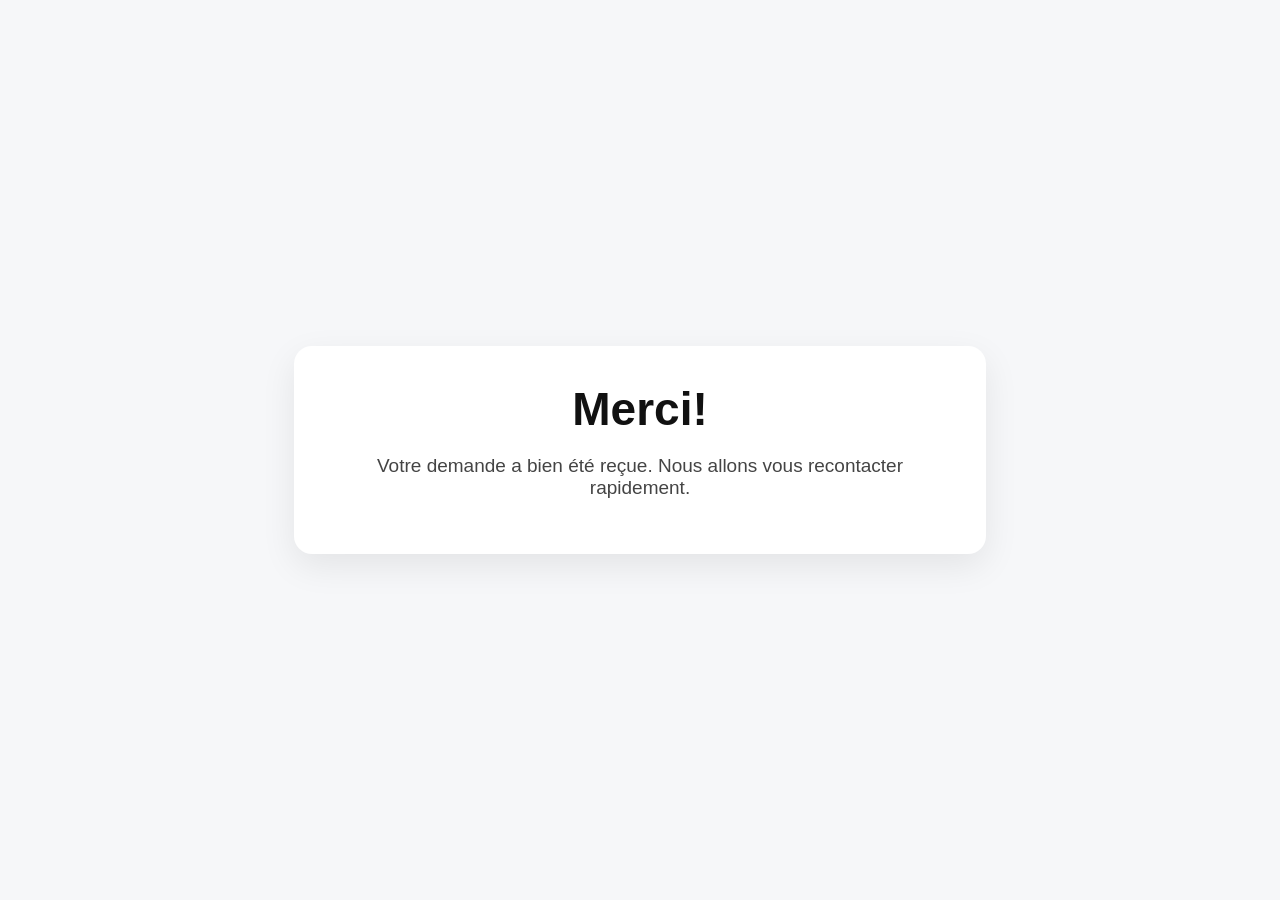
<file: merci.html>
<!doctype html><html lang="fr"><head><meta charset="utf-8"><meta name="viewport" content="width=device-width,initial-scale=1"><title>Merci</title><style>body{font-family:Arial,sans-serif;margin:0;display:grid;place-items:center;min-height:100vh;background:#f6f7f9;color:#111}.card{max-width:620px;margin:20px;background:white;padding:36px;border-radius:18px;box-shadow:0 12px 35px rgba(0,0,0,.08);text-align:center}h1{font-size:46px;margin:0 0 14px}p{font-size:19px;color:#444}</style></head><body><main class="card"><h1>Merci!</h1><p>Votre demande a bien été reçue. Nous allons vous recontacter rapidement.</p></main></body></html>
</file>
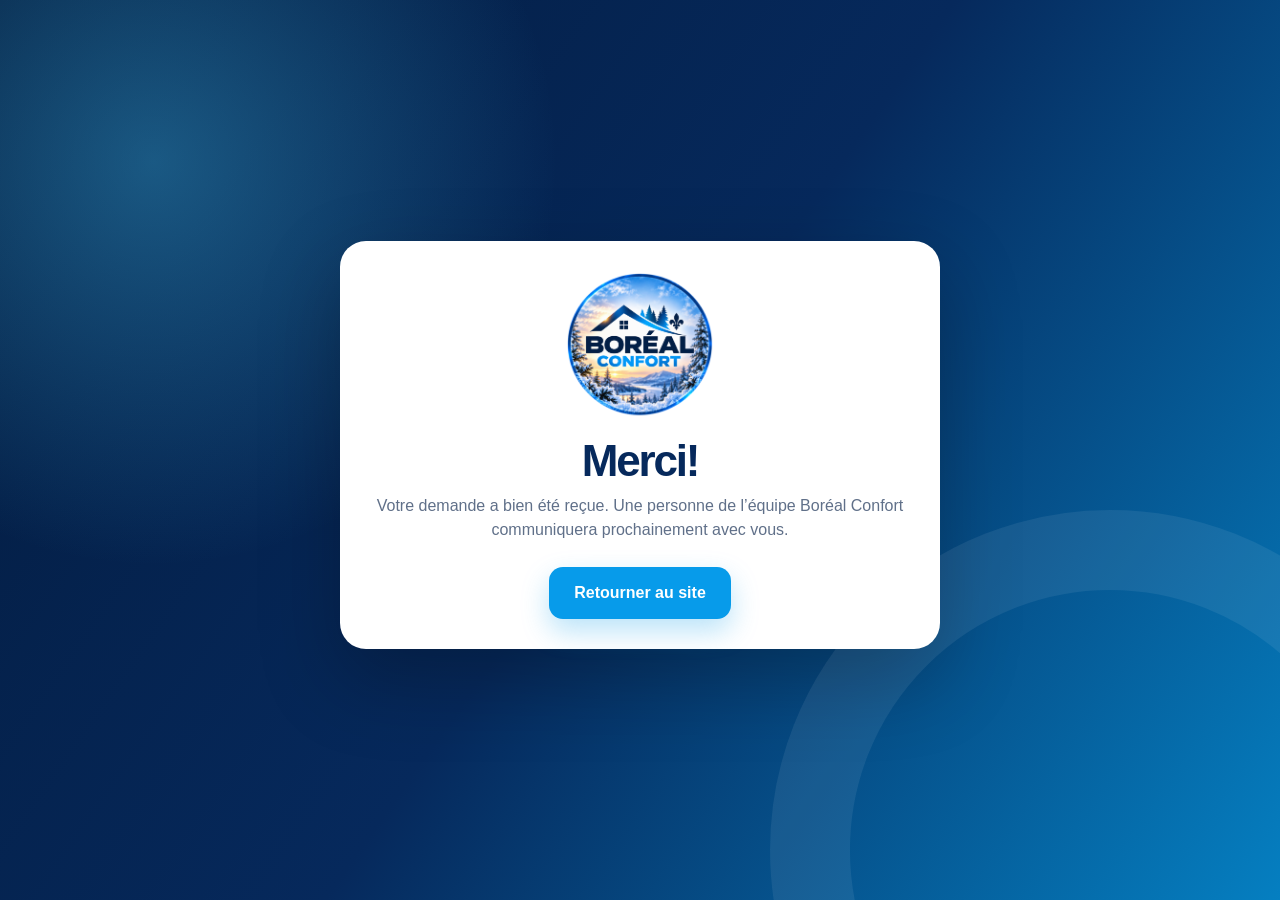
<file: boreal-confort/merci.html>
<!doctype html><html lang="fr-CA"><head><meta charset="utf-8"><meta name="viewport" content="width=device-width,initial-scale=1"><title>Merci | Boréal Confort</title><link rel="stylesheet" href="styles.css"><script src="config.js"></script></head><body><main class="hero" style="min-height:100vh;display:grid;place-items:center"><section class="formCard" style="width:min(600px,calc(100% - 30px));text-align:center"><img src="transpareboreal.png" alt="Boréal Confort" style="width:150px"><h1 style="color:#06295c;font-size:44px;margin:10px 0">Merci!</h1><p style="color:#607089;margin-bottom:24px">Votre demande a bien été reçue. Une personne de l’équipe Boréal Confort communiquera prochainement avec vous.</p><a class="btn" href="./">Retourner au site</a></section></main><script>const c=window.BOREAL_CONFIG||{};if(c.metaPixelId&&sessionStorage.getItem("borealLeadCompleted")==="1"){!function(f,b,e,v,n,t,s){if(f.fbq)return;n=f.fbq=function(){n.callMethod?n.callMethod.apply(n,arguments):n.queue.push(arguments)};if(!f._fbq)f._fbq=n;n.push=n;n.loaded=true;n.version="2.0";n.queue=[];t=b.createElement(e);t.async=true;t.src=v;s=b.getElementsByTagName(e)[0];s.parentNode.insertBefore(t,s)}(window,document,"script","https://connect.facebook.net/en_US/fbevents.js");fbq("init",c.metaPixelId);fbq("track","PageView");fbq("track","Lead");sessionStorage.removeItem("borealLeadCompleted")}</script></body></html>
</file>
<file: boreal-confort/styles.css>
:root{--navy:#06295c;--dark:#031b3e;--blue:#079bea;--sky:#43c5f5;--pale:#eff8ff;--text:#10233f;--muted:#607089;--border:#e2ebf4;--shadow:0 20px 60px rgba(4,42,94,.13)}*{box-sizing:border-box;margin:0;padding:0}html{scroll-behavior:smooth}body{font-family:Inter,Arial,sans-serif;color:var(--text);line-height:1.55}a{text-decoration:none;color:inherit}button,input{font:inherit}.wrap{width:min(1180px,calc(100% - 36px));margin:auto}.topbar{background:var(--dark);color:#fff;font-size:14px}.topinner{min-height:38px;display:flex;justify-content:space-between;align-items:center}.topbar a{color:var(--sky);font-weight:900}header{position:sticky;top:0;z-index:20;background:rgba(255,255,255,.96);backdrop-filter:blur(14px);border-bottom:1px solid rgba(6,41,92,.08)}.nav{min-height:82px;display:flex;align-items:center;justify-content:space-between;gap:24px}.brand{display:flex;align-items:center}.brand img{width:105px;height:74px;object-fit:contain}.brand strong{font-size:24px;color:var(--navy)}.brand em{display:block;color:var(--blue);font-style:normal;font-size:17px}.links{display:flex;gap:24px;font-size:14px;font-weight:800;color:var(--navy)}.links a:hover{color:var(--blue)}.btn{min-height:52px;display:inline-flex;align-items:center;justify-content:center;padding:0 25px;border:0;border-radius:14px;background:var(--blue);color:#fff;font-weight:900;cursor:pointer;box-shadow:0 12px 28px rgba(7,155,234,.28);transition:.2s}.btn:hover{transform:translateY(-2px);background:#0087d2}.btn.small{min-height:46px}.hero{position:relative;overflow:hidden;padding:72px 0 82px;color:#fff;background:radial-gradient(circle at 12% 18%,rgba(67,197,245,.35),transparent 30%),linear-gradient(125deg,var(--dark),var(--navy) 50%,#057fc1)}.hero:after{content:"";position:absolute;width:520px;height:520px;right:-170px;bottom:-290px;border:80px solid rgba(255,255,255,.07);border-radius:50%}.heroGrid{position:relative;z-index:2;display:grid;grid-template-columns:1.06fr .94fr;gap:58px;align-items:center}.eyebrow{display:inline-block;padding:8px 13px;margin-bottom:19px;border:1px solid rgba(255,255,255,.25);border-radius:50px;background:rgba(255,255,255,.1);font-weight:800}h1{font-size:clamp(42px,5vw,67px);line-height:1.02;letter-spacing:-2.2px;margin-bottom:22px}h1 mark{display:block;background:none;color:var(--sky)}.lead{color:#dfeeff;font-size:19px;margin-bottom:24px}.promo{display:inline-block;padding:11px 16px;margin-bottom:25px;border-radius:12px;background:#fff;color:var(--dark);font-weight:950;text-transform:uppercase;box-shadow:0 8px 25px rgba(0,0,0,.15)}.checks{display:grid;grid-template-columns:1fr 1fr;gap:12px;color:#eff8ff;font-weight:700}.formCard{padding:30px;border-radius:26px;background:#fff;color:var(--text);box-shadow:0 30px 80px rgba(0,0,0,.25)}.formCard h2{color:var(--navy);line-height:1.15}.formCard>p{color:var(--muted);margin:6px 0 18px}.progress{height:7px;margin-bottom:22px;background:#e5eef7;border-radius:20px;overflow:hidden}.progress i{display:block;height:100%;width:16.67%;background:linear-gradient(90deg,var(--blue),var(--sky));transition:.3s}.step{display:none;border:0}.step.active{display:grid;gap:9px;animation:fade .25s}@keyframes fade{from{opacity:0;transform:translateY(6px)}}legend{margin-bottom:13px;color:var(--navy);font-size:18px;font-weight:900}.option{display:flex;align-items:center;gap:10px;min-height:50px;padding:11px 14px;border:2px solid var(--border);border-radius:13px;font-weight:750;cursor:pointer}.option:has(input:checked){border-color:var(--blue);background:var(--pale);box-shadow:0 0 0 3px rgba(7,155,234,.1)}.field{display:grid;gap:6px;color:var(--navy);font-size:13px;font-weight:800}.field input{height:50px;padding:0 14px;border:2px solid var(--border);border-radius:12px;outline:0}.field input:focus{border-color:var(--blue)}.two{display:grid;grid-template-columns:1fr 1fr;gap:10px}.actions{display:flex;gap:10px;margin-top:18px}.actions .btn{flex:1}.back{background:#eaf7ff;color:var(--navy);box-shadow:none}.error{display:none;padding:10px;margin-top:12px;border-radius:10px;background:#fff1f1;color:#a31919;font-weight:700}.formCard small{display:block;margin-top:12px;text-align:center;color:#718097}.trust{box-shadow:0 10px 35px rgba(6,41,92,.07)}.trustGrid{min-height:100px;display:grid;grid-template-columns:repeat(4,1fr);align-items:center}.trustGrid span{text-align:center;color:var(--navy);font-weight:850;border-right:1px solid #e7eff7}.trustGrid span:last-child{border:0}section{padding:90px 0}.soft{background:var(--pale)}.heading{max-width:760px;margin:0 auto 42px;text-align:center}.heading.left{text-align:left;margin:0 0 24px}.heading b,.subsidy>b{display:block;margin-bottom:9px;color:var(--blue);font-size:13px;letter-spacing:1.5px;text-transform:uppercase}.heading h2,.split h2{color:var(--navy);font-size:clamp(31px,4vw,45px);line-height:1.08;letter-spacing:-1.4px;margin-bottom:13px}.heading p{color:var(--muted);font-size:17px}.cards{display:grid;grid-template-columns:repeat(3,1fr);gap:20px}.cards article,.steps article{padding:27px;border:1px solid #e4edf6;border-radius:22px;background:#fff;box-shadow:0 10px 35px rgba(6,41,92,.06)}.cards i,.steps i{width:50px;height:50px;display:grid;place-items:center;margin-bottom:17px;border-radius:14px;background:linear-gradient(135deg,var(--navy),var(--blue));color:#fff;font-style:normal;font-size:22px;font-weight:900}.cards h3,.steps h3{color:var(--navy);margin-bottom:7px}.cards p,.steps p{color:var(--muted)}.notice{max-width:920px;margin:30px auto 0;padding:25px;border-left:5px solid var(--blue);border-radius:18px;background:#fff;box-shadow:0 12px 35px rgba(6,41,92,.08)}.notice h3{color:var(--navy);margin-bottom:7px}.notice p{color:var(--muted)}.center{text-align:center;margin-top:28px}.split{display:grid;grid-template-columns:.9fr 1.1fr;gap:55px;align-items:center}.logoPanel{min-height:450px;display:grid;place-items:center;border-radius:30px;background:linear-gradient(150deg,rgba(6,41,92,.08),rgba(7,155,234,.3)),var(--pale);box-shadow:var(--shadow)}.logoPanel img{width:min(72%,360px)}.benefits{display:grid;gap:14px;list-style:none}.benefits li{position:relative;padding-left:38px}.benefits li:before{content:"✓";position:absolute;left:0;top:0;width:25px;height:25px;display:grid;place-items:center;border-radius:50%;background:var(--sky);color:var(--dark);font-weight:900}.benefits strong,.benefits span{display:block}.benefits strong{color:var(--navy)}.benefits span{color:var(--muted);font-size:14px}.steps{display:grid;grid-template-columns:repeat(4,1fr);gap:18px}.subsidy{display:grid;grid-template-columns:1.15fr .85fr;gap:30px;align-items:center;padding:45px;border-radius:30px;background:linear-gradient(135deg,var(--dark),var(--navy),#087fbf);color:#fff;box-shadow:var(--shadow)}.subsidy>div>b{display:block;color:#78d9ff;font-size:13px;letter-spacing:1.5px;margin-bottom:9px}.subsidy h2{font-size:clamp(30px,4vw,44px);line-height:1.1;margin-bottom:14px}.subsidy>div>p{color:#dceeff;margin-bottom:24px}.subsidy aside{padding:25px;border:1px solid rgba(255,255,255,.2);border-radius:20px;background:rgba(255,255,255,.12)}.subsidy aside h3{margin-bottom:13px}.subsidy aside p{margin:8px 0;color:#fff}.subsidySteps{margin-top:22px}.legal{max-width:950px;margin:22px auto 0;color:var(--muted);font-size:13px;text-align:center}.narrow{max-width:850px}details{padding:18px 20px;border:1px solid #e0eaf4;border-radius:14px;background:#fff}details+details{margin-top:12px}summary{color:var(--navy);font-weight:850;cursor:pointer}details p{padding-top:10px;color:var(--muted)}.final{text-align:center;background:linear-gradient(135deg,var(--dark),var(--navy));color:#fff}.final h2{font-size:clamp(33px,4vw,48px);line-height:1.08}.final p{max-width:680px;margin:14px auto 24px;color:#dceeff}footer{padding:42px 0 95px;background:#03152f;color:#bbd0e5}.footerGrid{display:grid;grid-template-columns:1.2fr 1fr 1fr;gap:35px}.footerGrid img{width:120px}.footerGrid h3{color:#fff;margin-bottom:10px}.footerGrid a:hover{color:var(--sky)}.mobileCta{display:none}@media(max-width:950px){.links{display:none}.heroGrid,.split,.subsidy{grid-template-columns:1fr}.cards{grid-template-columns:repeat(2,1fr)}.steps,.trustGrid{grid-template-columns:repeat(2,1fr)}}@media(max-width:620px){.wrap{width:calc(100% - 24px)}.topinner{justify-content:center}.topinner span:first-child{display:none}.nav{min-height:68px}.brand img{width:82px;height:58px}.nav>.btn{min-height:44px;padding:0 14px;font-size:13px}.hero{padding:38px 0 54px}h1{font-size:42px;letter-spacing:-1.5px}.checks,.two,.cards,.steps,.footerGrid{grid-template-columns:1fr}.formCard{padding:22px 17px}.trustGrid{grid-template-columns:1fr 1fr}.trustGrid span{padding:15px 5px;font-size:13px}.trustGrid span:nth-child(2){border:0}section{padding:64px 0}.subsidy{padding:28px 22px}.logoPanel{min-height:330px}.mobileCta{display:flex;position:fixed;left:12px;right:12px;bottom:12px;z-index:30}}
</file>
